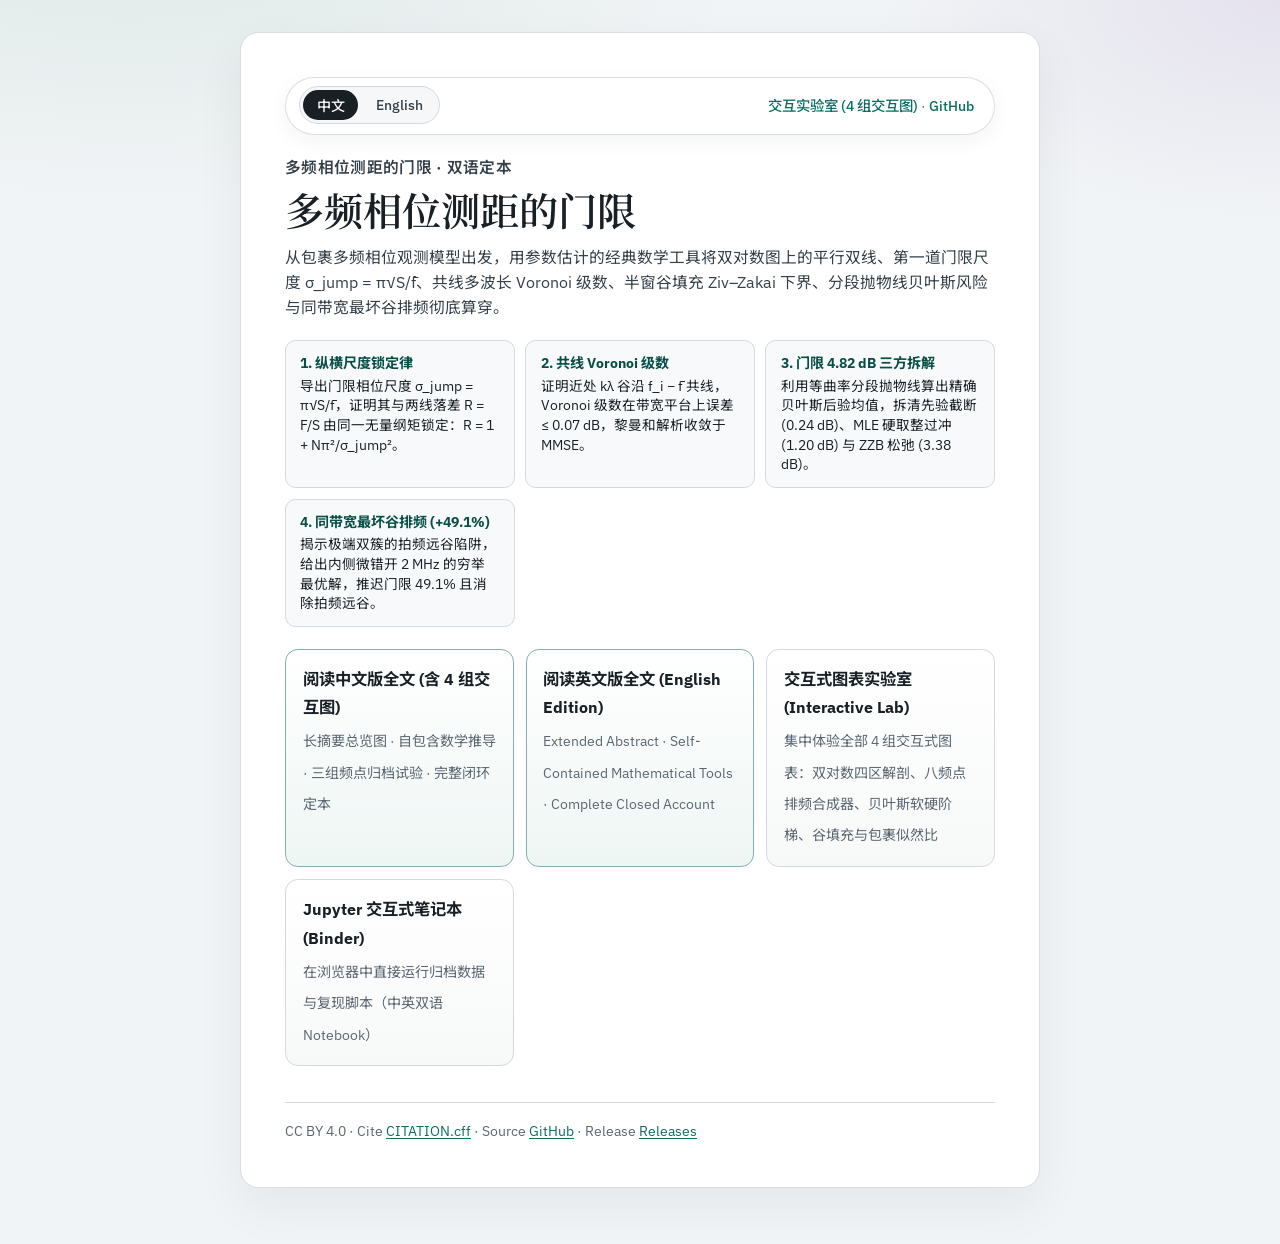
<file: index.html>
<!DOCTYPE html>
<html lang="zh-CN">
<head>
  <meta charset="utf-8" />
  <meta name="viewport" content="width=device-width, initial-scale=1" />
  <title>多频相位测距的门限 · The Threshold of Multi-Frequency Phase Ranging</title>
  <meta name="description" content="Coherent range estimation from wrapped multi-frequency phases: the first threshold σ_jump = π√S/f̄, collinear Voronoi series, half-window Ziv–Zakai bound, piecewise-parabolic Bayesian risk, and worst-valley tone placement. In Chinese and English." />
  <link rel="canonical" href="https://franklinzhang.github.io/multifrequency-phase-ranging/" />
  <link rel="preconnect" href="https://fonts.googleapis.com" />
  <link rel="preconnect" href="https://fonts.gstatic.com" crossorigin />
  <link href="https://fonts.googleapis.com/css2?family=IBM+Plex+Sans:wght@400;500;600&family=Noto+Sans+SC:wght@400;500;600&family=Noto+Serif+SC:wght@600&family=Source+Serif+4:opsz,wght@8..60,600&display=swap" rel="stylesheet" />
  <link rel="stylesheet" href="assets/reading.css" />
</head>
<body>
  <div class="home">
    <div class="home-card">
      <div class="topbar" style="position:static;margin-bottom:1.25rem;">
        <div class="lang-switch">
          <button type="button" class="active" data-set-lang="zh">中文</button>
          <button type="button" data-set-lang="en">English</button>
        </div>
        <div class="meta"><a href="explore.html" data-i18n-zh="交互实验室 (4 组交互图)" data-i18n-en="Interactive Lab (4 Figures)">交互实验室 (4 组交互图)</a> · <a href="https://github.com/franklinzhang/multifrequency-phase-ranging">GitHub</a></div>
      </div>
      <p class="edition-label" data-i18n-zh="多频相位测距的门限 · 双语定本" data-i18n-en="The Threshold of Multi-Frequency Phase Ranging · Bilingual Monograph">多频相位测距的门限 · 双语定本</p>
      <h1 data-i18n-zh="多频相位测距的门限" data-i18n-en="The Threshold of Multi-Frequency Phase Ranging">多频相位测距的门限</h1>
      <p class="lede" data-i18n-zh="从包裹多频相位观测模型出发，用参数估计的经典数学工具将双对数图上的平行双线、第一道门限尺度 σ_jump = π√S/f̄、共线多波长 Voronoi 级数、半窗谷填充 Ziv–Zakai 下界、分段抛物线贝叶斯风险与同带宽最坏谷排频彻底算穿。" data-i18n-en="Starting from wrapped multi-frequency phase observations, this monograph applies classical parameter-estimation tools to completely resolve the parallel carrier/bandwidth lines, the first threshold scale σ_jump = π√S/f̄, the collinear Voronoi series, the half-window Ziv–Zakai bound, piecewise-parabolic Bayesian risk, and worst-valley tone placement.">从包裹多频相位观测模型出发，用参数估计的经典数学工具将双对数图上的平行双线、第一道门限尺度 σ_jump = π√S/f̄、共线多波长 Voronoi 级数、半窗谷填充 Ziv–Zakai 下界、分段抛物线贝叶斯风险与同带宽最坏谷排频彻底算穿。</p>

      <div class="contrib-grid">
        <div class="contrib-item">
          <strong data-i18n-zh="1. 纵横尺度锁定律" data-i18n-en="1. Vertical–Horizontal Coupling">1. 纵横尺度锁定律</strong>
          <span data-i18n-zh="导出门限相位尺度 σ_jump = π√S/f̄，证明其与两线落差 R = F/S 由同一无量纲矩锁定：R = 1 + Nπ²/σ_jump²。" data-i18n-en="Derives σ_jump = π√S/f̄ and proves it is locked to the vertical gap R = F/S via R = 1 + Nπ²/σ_jump².">导出门限相位尺度 σ_jump = π√S/f̄，证明其与两线落差 R = F/S 由同一无量纲矩锁定：R = 1 + Nπ²/σ_jump²。</span>
        </div>
        <div class="contrib-item">
          <strong data-i18n-zh="2. 共线 Voronoi 级数" data-i18n-en="2. Collinear Voronoi Bridge">2. 共线 Voronoi 级数</strong>
          <span data-i18n-zh="证明近处 kλ 谷沿 f_i − f̄ 共线，Voronoi 级数在带宽平台上误差 ≤ 0.07 dB，黎曼和解析收敛于 MMSE。" data-i18n-en="Proves near kλ valleys are collinear along f_i − f̄; their Voronoi series matches the plateau within 0.07 dB and converges to MMSE.">证明近处 kλ 谷沿 f_i − f̄ 共线，Voronoi 级数在带宽平台上误差 ≤ 0.07 dB，黎曼和解析收敛于 MMSE。</span>
        </div>
        <div class="contrib-item">
          <strong data-i18n-zh="3. 门限 4.82 dB 三方拆解" data-i18n-en="3. 4.82 dB Three-Way Split">3. 门限 4.82 dB 三方拆解</strong>
          <span data-i18n-zh="利用等曲率分段抛物线算出精确贝叶斯后验均值，拆清先验截断 (0.24 dB)、MLE 硬取整过冲 (1.20 dB) 与 ZZB 松弛 (3.38 dB)。" data-i18n-en="Uses exact piecewise-parabolic quadrature to split the 4.82 dB gap into prior truncation (0.24 dB), MLE overshoot (1.20 dB), and ZZB slack (3.38 dB).">利用等曲率分段抛物线算出精确贝叶斯后验均值，拆清先验截断 (0.24 dB)、MLE 硬取整过冲 (1.20 dB) 与 ZZB 松弛 (3.38 dB)。</span>
        </div>
        <div class="contrib-item">
          <strong data-i18n-zh="4. 同带宽最坏谷排频 (+49.1%)" data-i18n-en="4. Worst-Valley Tone Placement (+49.1%)">4. 同带宽最坏谷排频 (+49.1%)</strong>
          <span data-i18n-zh="揭示极端双簇的拍频远谷陷阱，给出内侧微错开 2 MHz 的穷举最优解，推迟门限 49.1% 且消除拍频远谷。" data-i18n-en="Exposes the bimodal beat trap and proves a 2 MHz inner stagger delays σ_leave by 49.1% while keeping all far valleys ≥ 4 J(λ).">揭示极端双簇的拍频远谷陷阱，给出内侧微错开 2 MHz 的穷举最优解，推迟门限 49.1% 且消除拍频远谷。</span>
        </div>
      </div>

      <div class="choices">
        <a class="choice primary" href="zh.html">
          <strong data-i18n-zh="阅读中文版全文 (含 4 组交互图)" data-i18n-en="Read Chinese Edition (with 4 Interactive Figures)">阅读中文版全文 (含 4 组交互图)</strong>
          <span data-i18n-zh="长摘要总览图 · 自包含数学推导 · 三组频点归档试验 · 完整闭环定本" data-i18n-en="Annotated Master Abstract · Self-Contained Derivations · Archived Trials">长摘要总览图 · 自包含数学推导 · 三组频点归档试验 · 完整闭环定本</span>
        </a>
        <a class="choice primary" href="en.html">
          <strong data-i18n-zh="阅读英文版全文 (English Edition)" data-i18n-en="Read English Edition (with 4 Interactive Figures)">阅读英文版全文 (English Edition)</strong>
          <span data-i18n-zh="Extended Abstract · Self-Contained Mathematical Tools · Complete Closed Account" data-i18n-en="Extended Abstract · Self-Contained Mathematical Tools · Complete Closed Account">Extended Abstract · Self-Contained Mathematical Tools · Complete Closed Account</span>
        </a>
        <a class="choice" href="explore.html">
          <strong data-i18n-zh="交互式图表实验室 (Interactive Lab)" data-i18n-en="Interactive Figure Laboratory">交互式图表实验室 (Interactive Lab)</strong>
          <span data-i18n-zh="集中体验全部 4 组交互式图表：双对数四区解剖、八频点排频合成器、贝叶斯软硬阶梯、谷填充与包裹似然比" data-i18n-en="Explore all 4 interactive figures: Log-Log Anatomy, 8-Tone Synthesizer Lab, Bayes vs MLE Staircase & Valley-Fill LRT">集中体验全部 4 组交互式图表：双对数四区解剖、八频点排频合成器、贝叶斯软硬阶梯、谷填充与包裹似然比</span>
        </a>
        <a class="choice" href="https://mybinder.org/v2/gh/franklinzhang/multifrequency-phase-ranging/main?labpath=notes%2F%E5%A4%9A%E9%A2%91%E7%9B%B8%E4%BD%8D%E6%B5%8B%E8%B7%9D%E7%9A%84%E9%97%A8%E9%99%90.ipynb">
          <strong data-i18n-zh="Jupyter 交互式笔记本 (Binder)" data-i18n-en="Jupyter Notebooks on Binder">Jupyter 交互式笔记本 (Binder)</strong>
          <span data-i18n-zh="在浏览器中直接运行归档数据与复现脚本（中英双语 Notebook）" data-i18n-en="Run the archived trials and reproduction scripts live in your browser">在浏览器中直接运行归档数据与复现脚本（中英双语 Notebook）</span>
        </a>
      </div>
      <div class="footnote-bar">CC BY 4.0 · Cite <a href="https://github.com/franklinzhang/multifrequency-phase-ranging/blob/main/CITATION.cff">CITATION.cff</a> · Source <a href="https://github.com/franklinzhang/multifrequency-phase-ranging">GitHub</a> · Release <a href="https://github.com/franklinzhang/multifrequency-phase-ranging/releases">Releases</a></div>
    </div>
  </div>
  <script>
    (function () {
      const btns = document.querySelectorAll("[data-set-lang]");
      function applyLang(lang) {
        document.documentElement.lang = lang === "zh" ? "zh-CN" : "en";
        btns.forEach(b => b.classList.toggle("active", b.getAttribute("data-set-lang") === lang));
        document.querySelectorAll("[data-i18n-zh]").forEach(el => {
          el.textContent = el.getAttribute(lang === "zh" ? "data-i18n-zh" : "data-i18n-en");
        });
      }
      btns.forEach(b => b.addEventListener("click", () => applyLang(b.getAttribute("data-set-lang"))));
    })();
  </script>
</body>
</html>
</file>
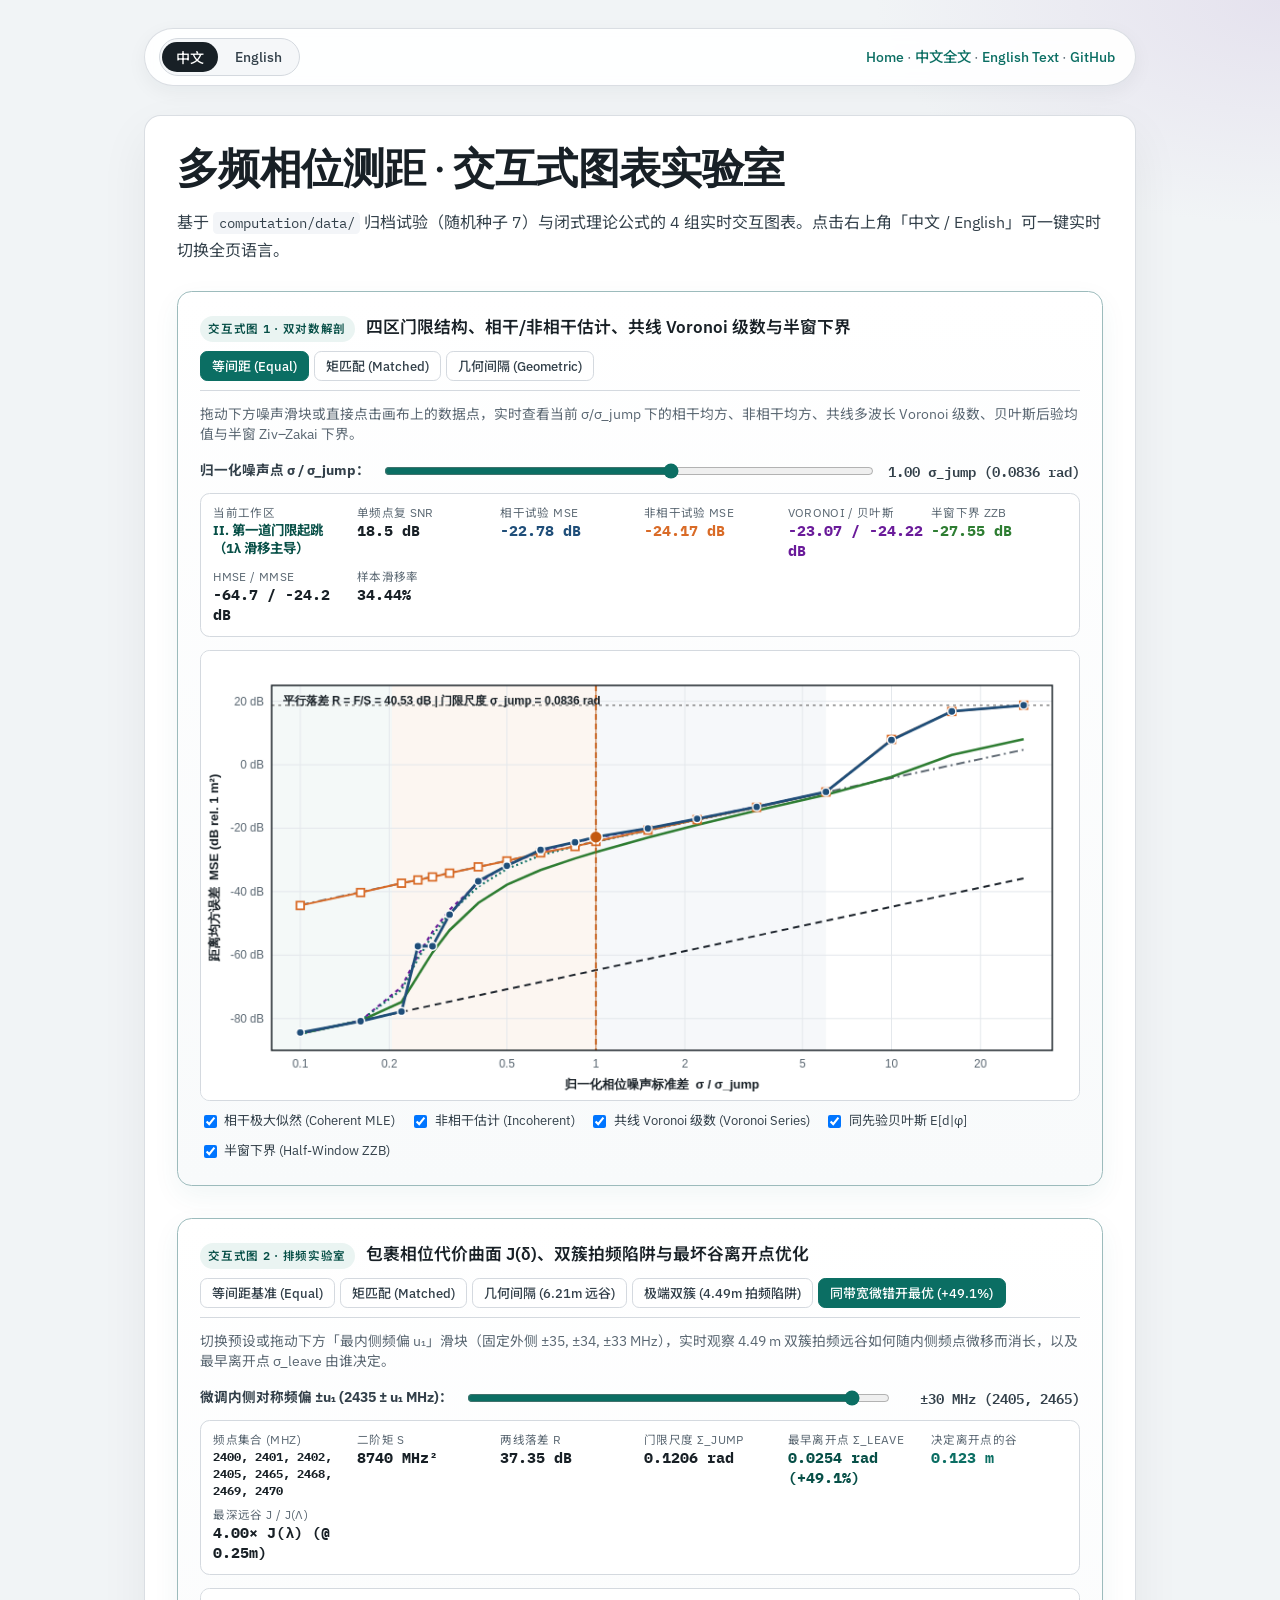
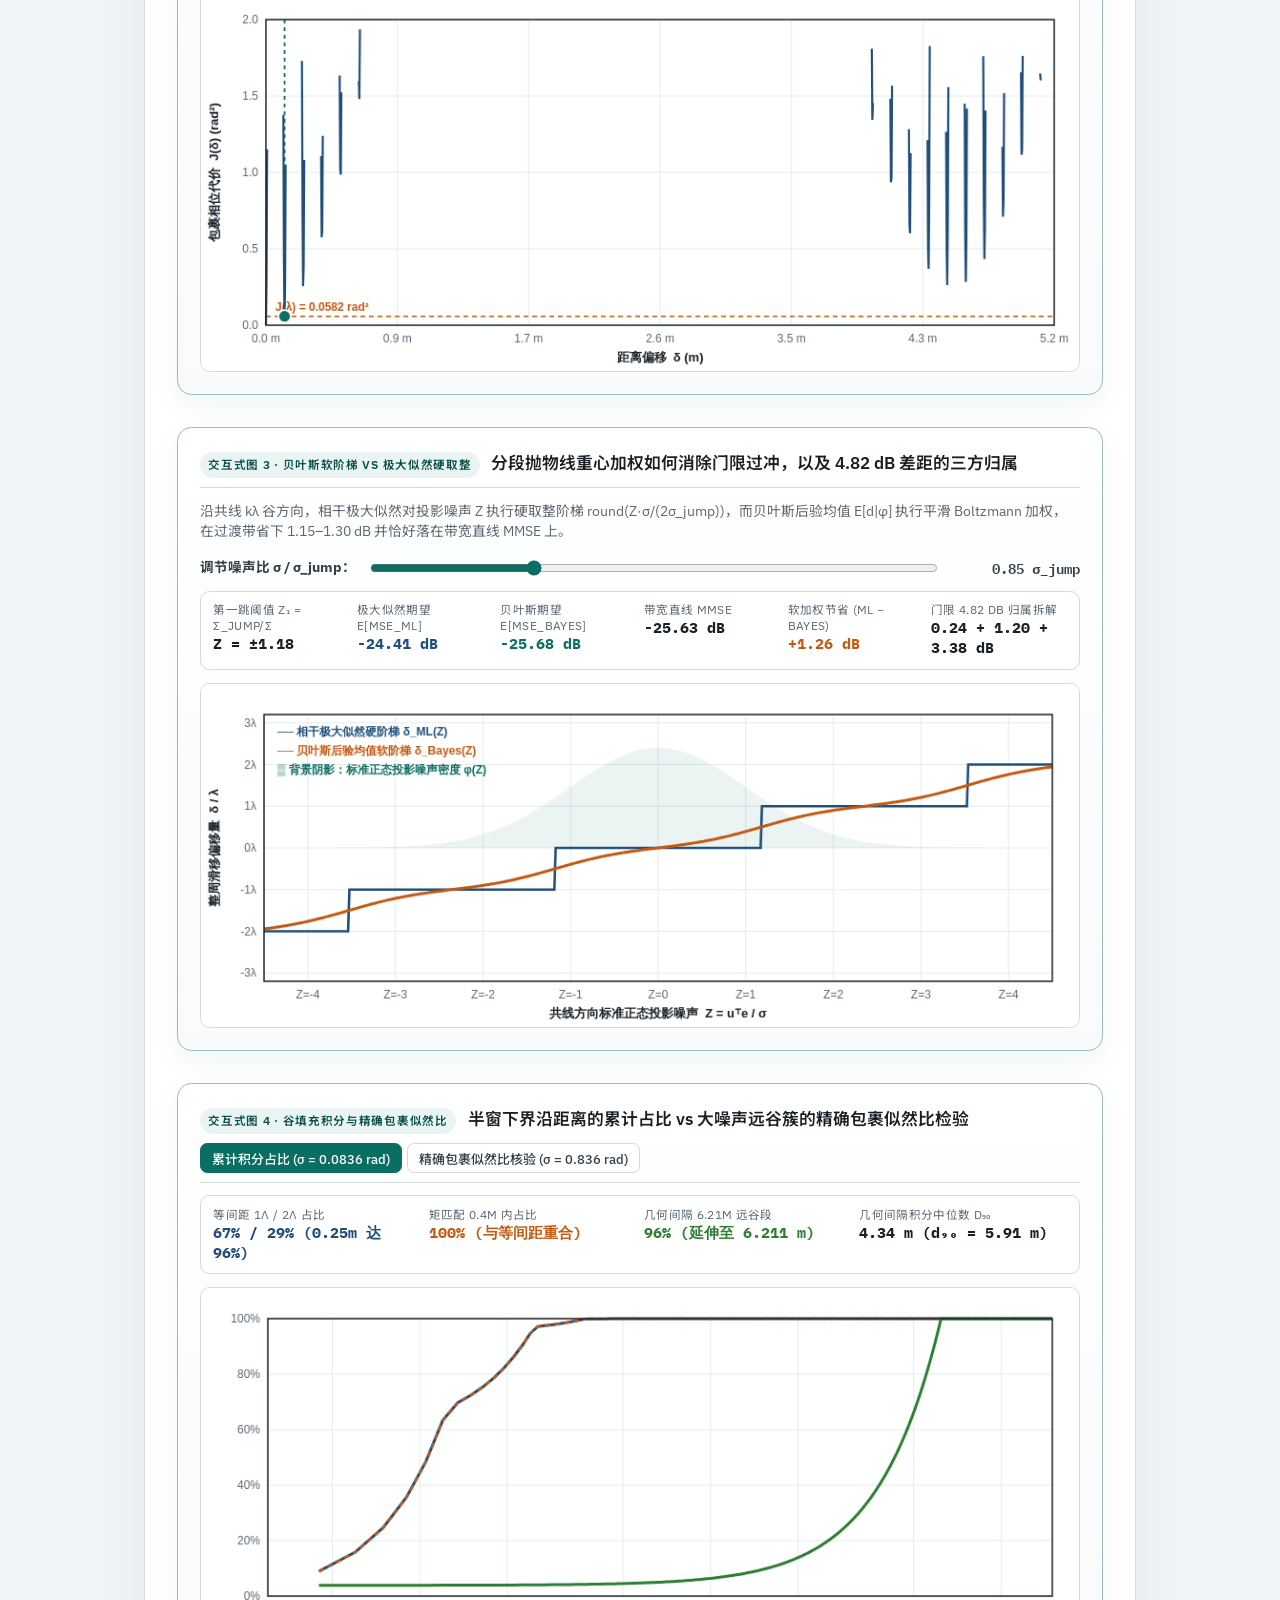
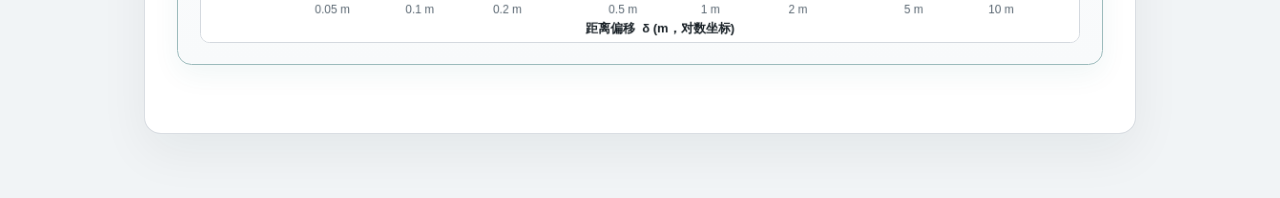
<file: explore.html>
<!DOCTYPE html>
<html lang="zh-CN">
<head>
  <meta charset="utf-8" />
  <meta name="viewport" content="width=device-width, initial-scale=1" />
  <title>交互式图表实验室 · Interactive Figure Laboratory</title>
  <link rel="preconnect" href="https://fonts.googleapis.com" />
  <link rel="preconnect" href="https://fonts.gstatic.com" crossorigin />
  <link href="https://fonts.googleapis.com/css2?family=IBM+Plex+Mono:wght@400;500&family=IBM+Plex+Sans:wght@400;500;600&family=Noto+Sans+SC:wght@400;500;600&family=Source+Serif+4:opsz,wght@8..60,600&display=swap" rel="stylesheet" />
  <link rel="stylesheet" href="assets/reading.css" />
  <style>
    .explore-wrap { max-width: 64rem; margin: 0 auto; padding: 1.75rem 1rem 4rem; }
  </style>
</head>
<body>
  <div class="explore-wrap">
    <div class="topbar">
      <div class="lang-switch">
        <button type="button" class="active" data-lab-lang="zh">中文</button>
        <button type="button" data-lab-lang="en">English</button>
      </div>
      <div class="meta">
        <a href="index.html">Home</a> · <a href="zh.html">中文全文</a> · <a href="en.html">English Text</a> · <a href="https://github.com/franklinzhang/multifrequency-phase-ranging">GitHub</a>
      </div>
    </div>
    <div class="article" style="padding: 1.75rem 2rem 2.25rem;">
      <h1 id="lab-title" style="margin-bottom:0.3rem;">多频相位测距 · 交互式图表实验室</h1>
      <p class="lede" id="lab-sub" style="margin-bottom:1.5rem;">基于 <code>computation/data/</code> 归档试验（随机种子 7）与闭式理论公式的 4 组实时交互图表。点击右上角「中文 / English」可一键实时切换全页语言。</p>
      <div class="ifig-card" data-ifig="overview" data-lang="zh"></div>
      <div class="ifig-card" data-ifig="synthesizer" data-lang="zh"></div>
      <div class="ifig-card" data-ifig="bayes" data-lang="zh"></div>
      <div class="ifig-card" data-ifig="valleys" data-lang="zh"></div>
    </div>
  </div>
  <script src="assets/interactive.js"></script>
  <script>
    (function () {
      const btns = document.querySelectorAll("[data-lab-lang]");
      btns.forEach(btn => {
        btn.addEventListener("click", () => {
          const lang = btn.getAttribute("data-lab-lang");
          btns.forEach(b => b.classList.toggle("active", b === btn));
          document.documentElement.lang = lang === "zh" ? "zh-CN" : "en";
          document.getElementById("lab-title").textContent = lang === "zh"
            ? "多频相位测距 · 交互式图表实验室"
            : "Multi-Frequency Phase Ranging · Interactive Figure Lab";
          document.getElementById("lab-sub").innerHTML = lang === "zh"
            ? "基于 <code>computation/data/</code> 归档试验（随机种子 7）与闭式理论公式的 4 组实时交互图表。点击右上角「中文 / English」可一键实时切换全页语言。"
            : "Four live interactive figures driven by the archived trials in <code>computation/data/</code> (seed 7) and closed-form theory. Click 中文 / English above to switch language instantly.";
          document.querySelectorAll("[data-ifig]").forEach(el => el.setAttribute("data-lang", lang));
          // Re-dispatch DOMContentLoaded or re-boot interactive figures
          window.dispatchEvent(new Event("DOMContentLoaded"));
        });
      });
    })();
  </script>
</body>
</html>
</file>
<file: assets/reading.css>
:root {
  --ink: #182026;
  --ink-soft: #33404a;
  --muted: #5a6772;
  --paper: #f1f4f6;
  --panel: #ffffff;
  --panel-alt: #f7f9fa;
  --line: #d4d9df;
  --accent: #0b6e63;
  --accent-ink: #074f47;
  --accent-soft: #eaf4f2;
  --warn: #c45911;
  --warn-soft: #fdf3eb;
  --purple: #6a1b9a;
  --shade: rgba(24, 32, 38, 0.06);
  --serif: "Source Serif 4", "Noto Serif SC", "Songti SC", Georgia, serif;
  --sans: "IBM Plex Sans", "Noto Sans SC", "PingFang SC", -apple-system, BlinkMacSystemFont, sans-serif;
  --mono: "IBM Plex Mono", ui-monospace, SFMono-Regular, Menlo, monospace;
  --measure: 44rem;
}

* { box-sizing: border-box; }

html {
  scroll-behavior: smooth;
}

body {
  margin: 0;
  color: var(--ink);
  background:
    radial-gradient(1200px 600px at 10% -10%, #dce7e5 0%, transparent 55%),
    radial-gradient(900px 500px at 100% 0%, #e5e2ee 0%, transparent 45%),
    var(--paper);
  font-family: var(--serif);
  font-size: 1.115rem;
  line-height: 1.76;
  text-rendering: optimizeLegibility;
  -webkit-font-smoothing: antialiased;
}

a {
  color: var(--accent);
  text-underline-offset: 0.18em;
}

a:hover { color: var(--accent-ink); }

.shell {
  width: min(1180px, calc(100% - 2rem));
  margin: 0 auto;
  display: grid;
  grid-template-columns: 16.5rem minmax(0, 1fr);
  gap: 2.25rem;
  padding: 2rem 0 5rem;
}

.toc {
  position: sticky;
  top: 1.25rem;
  align-self: start;
  max-height: calc(100vh - 2.5rem);
  overflow: auto;
  padding: 1.05rem 1.05rem 1.25rem;
  background: color-mix(in srgb, var(--panel) 90%, transparent);
  border: 1px solid color-mix(in srgb, var(--line) 85%, transparent);
  border-radius: 0.85rem;
  backdrop-filter: blur(10px);
  font-family: var(--sans);
  font-size: 0.83rem;
  line-height: 1.45;
  box-shadow: 0 8px 24px rgba(24, 32, 38, 0.03);
}

.toc strong {
  display: block;
  margin-bottom: 0.7rem;
  font-size: 0.72rem;
  letter-spacing: 0.08em;
  text-transform: uppercase;
  color: var(--muted);
  font-weight: 600;
}

.toc ul,
.toc ol {
  margin: 0;
  padding-left: 1.05rem;
  color: var(--ink-soft);
}

.toc li { margin: 0.34rem 0; }
.toc a { color: inherit; text-decoration: none; transition: color 0.12s ease; }
.toc a:hover { color: var(--accent); }

.article {
  background: var(--panel);
  border: 1px solid color-mix(in srgb, var(--line) 85%, transparent);
  border-radius: 1.05rem;
  box-shadow: 0 18px 50px var(--shade);
  padding: clamp(1.5rem, 3.2vw, 3.1rem);
  min-width: 0;
}

.topbar {
  position: sticky;
  top: 0.75rem;
  z-index: 40;
  display: flex;
  flex-wrap: wrap;
  gap: 0.6rem 1rem;
  justify-content: space-between;
  align-items: center;
  margin-bottom: 1.85rem;
  padding: 0.55rem 0.85rem;
  background: color-mix(in srgb, var(--panel) 92%, transparent);
  border: 1px solid color-mix(in srgb, var(--line) 85%, transparent);
  border-radius: 999px;
  backdrop-filter: blur(10px);
  box-shadow: 0 6px 20px rgba(24, 32, 38, 0.05);
  font-family: var(--sans);
  font-size: 0.9rem;
}

.lang-switch {
  display: inline-flex;
  gap: 0.25rem;
  padding: 0.18rem;
  border: 1px solid var(--line);
  border-radius: 999px;
  background: #f5f7f9;
}

.lang-switch a,
.lang-switch button {
  border: 0;
  background: transparent;
  font-family: var(--sans);
  font-size: 0.88rem;
  font-weight: 500;
  cursor: pointer;
  text-decoration: none;
  color: var(--ink-soft);
  padding: 0.32rem 0.85rem;
  border-radius: 999px;
  transition: background 0.15s ease, color 0.15s ease;
}

.lang-switch a.active,
.lang-switch button.active {
  background: var(--ink);
  color: #fff;
}

.meta {
  color: var(--muted);
  padding-right: 0.4rem;
}

.meta a {
  font-weight: 500;
  text-decoration: none;
}

.meta a:hover {
  text-decoration: underline;
}

.article > h1:first-of-type {
  margin: 0 0 0.35rem;
  font-family: var(--serif);
  font-weight: 600;
  font-size: clamp(1.9rem, 3.4vw, 2.6rem);
  line-height: 1.2;
  letter-spacing: -0.015em;
}

.lede {
  margin: 0 0 1.6rem;
  color: var(--ink-soft);
  font-family: var(--sans);
  font-size: 1rem;
}

.article h2 {
  margin: 2.5rem 0 0.85rem;
  padding-bottom: 0.35rem;
  border-bottom: 1px solid color-mix(in srgb, var(--line) 65%, transparent);
  font-size: 1.48rem;
  line-height: 1.3;
  font-weight: 600;
  letter-spacing: -0.01em;
  scroll-margin-top: 4.5rem;
}

.article h3 {
  margin: 1.65rem 0 0.55rem;
  font-size: 1.16rem;
  font-weight: 600;
  color: var(--ink-soft);
  scroll-margin-top: 4.5rem;
}

.article p { margin: 0.88rem 0; }
.article li { margin: 0.38rem 0; }

.article hr {
  border: 0;
  border-top: 1px solid var(--line);
  margin: 2rem 0;
}

.article table {
  width: 100%;
  border-collapse: collapse;
  font-family: var(--sans);
  font-size: 0.92rem;
  margin: 1.25rem 0 1.65rem;
  overflow-x: auto;
  display: block;
}

.article thead,
.article tbody {
  width: 100%;
}

.article th,
.article td {
  border-bottom: 1px solid var(--line);
  padding: 0.58rem 0.5rem;
  text-align: left;
  vertical-align: top;
}

.article th {
  color: var(--ink-soft);
  font-weight: 600;
  background: var(--panel-alt);
  border-top: 1px solid var(--line);
}

.article img {
  display: block;
  width: 100%;
  height: auto;
  margin: 1.15rem 0 0.45rem;
  border-radius: 0.5rem;
  border: 1px solid color-mix(in srgb, var(--line) 75%, transparent);
  background: #fff;
}

.article pre,
.article code {
  font-family: var(--mono);
  font-size: 0.88em;
}

.article code {
  background: #f3f5f8;
  padding: 0.12rem 0.35rem;
  border-radius: 0.28rem;
}

.article pre {
  overflow: auto;
  padding: 1rem 1.15rem;
  background: #f6f8fa;
  border: 1px solid var(--line);
  border-radius: 0.6rem;
}

.article pre code {
  background: transparent;
  padding: 0;
}

.article blockquote {
  margin: 1.1rem 0;
  padding: 0.3rem 0 0.3rem 1.1rem;
  border-left: 3px solid color-mix(in srgb, var(--accent) 60%, var(--line));
  color: var(--ink-soft);
}

.katex-display {
  margin: 1.1rem 0;
  overflow-x: auto;
  overflow-y: hidden;
  padding: 0.2rem 0;
}

/* Interactive Figures */
.ifig-card {
  margin: 1.65rem 0 2rem;
  padding: 1.2rem 1.35rem 1.35rem;
  background: linear-gradient(180deg, #ffffff 0%, #f8fafb 100%);
  border: 1px solid color-mix(in srgb, var(--accent) 28%, var(--line));
  border-radius: 0.9rem;
  box-shadow: 0 10px 28px rgba(11, 110, 99, 0.06);
  font-family: var(--sans);
}

.ifig-header {
  display: flex;
  flex-wrap: wrap;
  justify-content: space-between;
  align-items: baseline;
  gap: 0.5rem 1rem;
  margin-bottom: 0.75rem;
  padding-bottom: 0.55rem;
  border-bottom: 1px solid var(--line);
}

.ifig-badge {
  display: inline-block;
  font-size: 0.72rem;
  font-weight: 600;
  text-transform: uppercase;
  letter-spacing: 0.06em;
  color: var(--accent-ink);
  background: var(--accent-soft);
  padding: 0.18rem 0.55rem;
  border-radius: 999px;
  margin-right: 0.45rem;
}

.ifig-title {
  font-size: 1.05rem;
  font-weight: 600;
  color: var(--ink);
  margin: 0;
}

.ifig-sub {
  font-size: 0.86rem;
  color: var(--muted);
  margin: 0.2rem 0 0.85rem;
  line-height: 1.45;
}

.ifig-controls {
  display: flex;
  flex-wrap: wrap;
  gap: 0.5rem 0.85rem;
  align-items: center;
  margin-bottom: 0.85rem;
  font-size: 0.85rem;
}

.ifig-btn-group {
  display: inline-flex;
  flex-wrap: wrap;
  gap: 0.3rem;
}

.ifig-btn {
  border: 1px solid var(--line);
  background: #fff;
  color: var(--ink-soft);
  font-family: var(--sans);
  font-size: 0.81rem;
  font-weight: 500;
  padding: 0.3rem 0.7rem;
  border-radius: 0.45rem;
  cursor: pointer;
  transition: all 0.12s ease;
}

.ifig-btn:hover {
  border-color: var(--accent);
  color: var(--accent-ink);
}

.ifig-btn.active {
  background: var(--accent);
  border-color: var(--accent);
  color: #fff;
}

.ifig-slider-row {
  display: flex;
  align-items: center;
  gap: 0.75rem;
  width: 100%;
  margin: 0.35rem 0 0.65rem;
  font-size: 0.85rem;
  color: var(--ink-soft);
}

.ifig-slider-row input[type="range"] {
  flex: 1;
  accent-color: var(--accent);
  cursor: pointer;
}

.ifig-readout {
  display: grid;
  grid-template-columns: repeat(auto-fit, minmax(135px, 1fr));
  gap: 0.5rem;
  padding: 0.65rem 0.8rem;
  margin-bottom: 0.8rem;
  background: #fff;
  border: 1px solid var(--line);
  border-radius: 0.6rem;
  font-size: 0.82rem;
  line-height: 1.38;
}

.ifig-metric {
  display: flex;
  flex-direction: column;
}

.ifig-metric span {
  font-size: 0.72rem;
  color: var(--muted);
  text-transform: uppercase;
  letter-spacing: 0.03em;
}

.ifig-metric strong {
  font-family: var(--mono);
  font-size: 0.92rem;
  color: var(--ink);
}

.ifig-canvas-wrap {
  position: relative;
  width: 100%;
  background: #fff;
  border: 1px solid var(--line);
  border-radius: 0.6rem;
  overflow: hidden;
}

.ifig-canvas {
  display: block;
  width: 100%;
  height: auto;
}

.ifig-checks {
  display: flex;
  flex-wrap: wrap;
  gap: 0.45rem 0.9rem;
  margin-top: 0.6rem;
  font-size: 0.81rem;
  color: var(--ink-soft);
}

.ifig-checks label {
  display: inline-flex;
  align-items: center;
  gap: 0.3rem;
  cursor: pointer;
}

/* Home & Explore layouts */
.home {
  min-height: 100vh;
  display: grid;
  place-items: center;
  padding: 2rem 1rem 3.5rem;
}

.home-card {
  width: min(50rem, 100%);
  background: var(--panel);
  border: 1px solid color-mix(in srgb, var(--line) 85%, transparent);
  border-radius: 1.15rem;
  box-shadow: 0 18px 50px var(--shade);
  padding: clamp(1.6rem, 4vw, 2.75rem);
}

.edition-label {
  margin: 0 0 0.55rem !important;
  font-family: var(--serif);
  font-size: 1.05rem;
  letter-spacing: 0.02em;
  color: var(--accent-ink);
  font-weight: 600;
}

.home-card h1 {
  margin: 0 0 0.55rem;
  font-size: clamp(1.85rem, 3.8vw, 2.45rem);
  line-height: 1.2;
  font-weight: 600;
}

.home-card p,
.home-card .lede {
  margin: 0.55rem 0 1.2rem;
  color: var(--ink-soft);
  font-family: var(--sans);
  font-size: 0.98rem;
  line-height: 1.62;
}

.contrib-grid {
  display: grid;
  grid-template-columns: repeat(auto-fit, minmax(210px, 1fr));
  gap: 0.65rem;
  margin: 1rem 0 1.35rem;
}

.contrib-item {
  padding: 0.75rem 0.9rem;
  background: var(--panel-alt);
  border: 1px solid var(--line);
  border-radius: 0.65rem;
  font-family: var(--sans);
  font-size: 0.85rem;
  line-height: 1.45;
}

.contrib-item strong {
  display: block;
  color: var(--accent-ink);
  margin-bottom: 0.2rem;
  font-size: 0.88rem;
}

.choices {
  display: grid;
  grid-template-columns: repeat(auto-fit, minmax(220px, 1fr));
  gap: 0.75rem;
}

.choice {
  display: block;
  text-decoration: none;
  color: inherit;
  border: 1px solid var(--line);
  border-radius: 0.8rem;
  padding: 0.95rem 1.05rem;
  background: linear-gradient(180deg, #fff, #f7f9f8);
  transition: border-color 0.15s ease, transform 0.15s ease, box-shadow 0.15s ease;
}

.choice.primary {
  border-color: color-mix(in srgb, var(--accent) 40%, var(--line));
  background: linear-gradient(180deg, #fff, #eef6f4);
}

.choice:hover {
  border-color: color-mix(in srgb, var(--accent) 55%, var(--line));
  transform: translateY(-1px);
  box-shadow: 0 8px 22px var(--shade);
}

.choice strong {
  display: block;
  font-family: var(--sans);
  font-size: 1.02rem;
  margin-bottom: 0.2rem;
}

.choice span {
  color: var(--muted);
  font-family: var(--sans);
  font-size: 0.88rem;
  line-height: 1.4;
}

.footnote-bar {
  margin-top: 2.25rem;
  padding-top: 1rem;
  border-top: 1px solid var(--line);
  color: var(--muted);
  font-family: var(--sans);
  font-size: 0.86rem;
}

@media (max-width: 940px) {
  .shell {
    grid-template-columns: 1fr;
    gap: 1rem;
  }
  .toc { position: relative; top: 0; max-height: none; }
}
</file>
